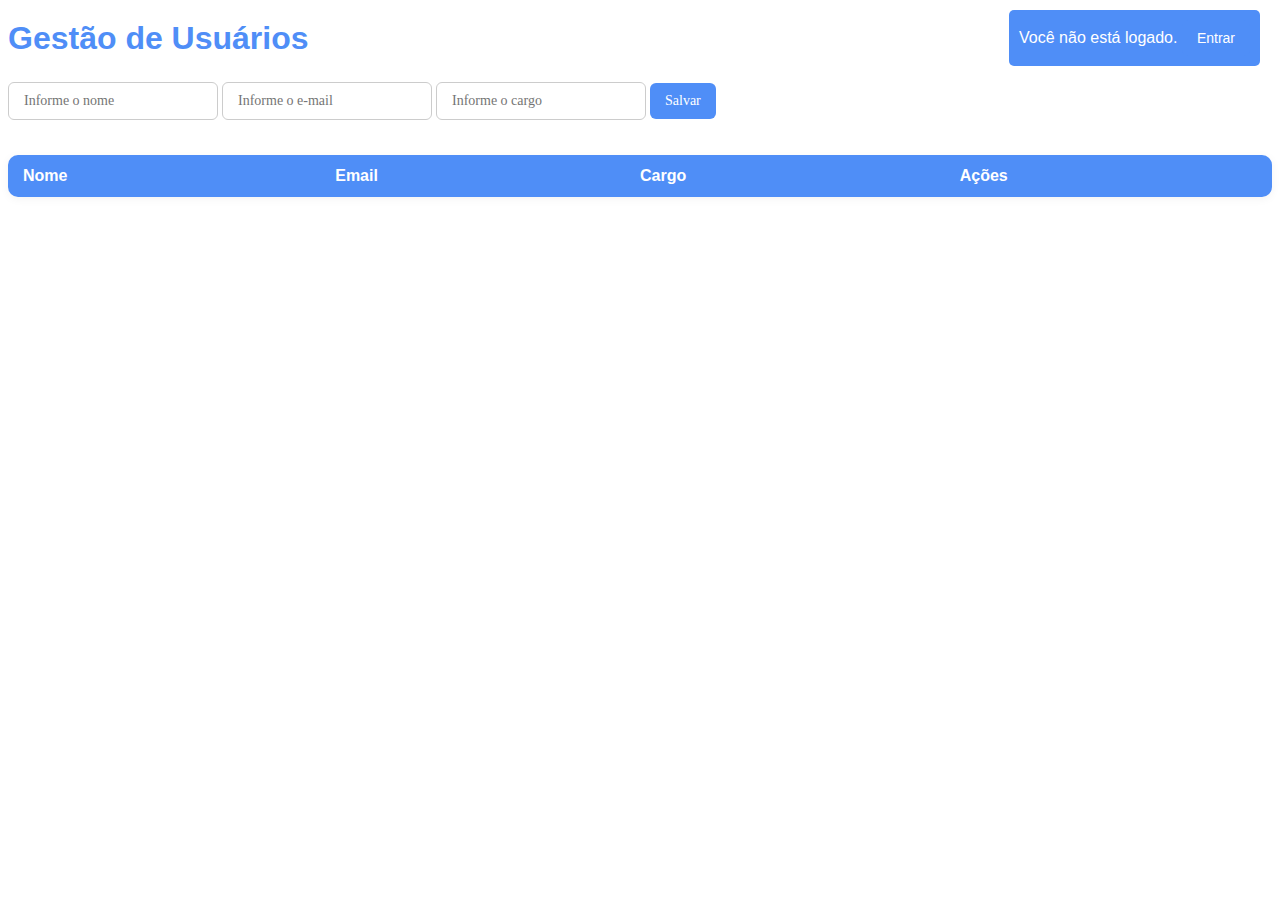
<file: index.html>
<!DOCTYPE html>
<html lang="pt-br">

<head>
    <meta charset="UTF-8" />
    <meta http-equiv="X-UA-Compatible" content="IE=edge" />
    <meta name="viewport" content="width=device-width, initial-scale=1.0" />
    <link rel="stylesheet" href="css/style.css" />
    <script src="https://cdnjs.cloudflare.com/ajax/libs/jquery/3.7.1/jquery.min.js"></script>
    <title>Usuários</title>
</head>

<body>
    <!-- Área do usuário logado com botões -->
    <div id="usuarioLogado"></div>

    <h1>Gestão de Usuários</h1>

    <form id="formUser">
        <input type="hidden" id="idUsuario" />
        <input type="text" id="name" placeholder="Informe o nome" />
        <input type="text" id="email" placeholder="Informe o e-mail" />
        <input type="text" id="cargo" placeholder="Informe o cargo" />
        <button type="submit">Salvar</button>
    </form>

    <table>
        <thead>
            <tr>
                <th>Nome</th>
                <th>Email</th>
                <th>Cargo</th>
                <th>Ações</th>
            </tr>
        </thead>
        <tbody id="ListaUsuarios"></tbody>
    </table>

    <script src="js/app.js"></script>
</body>

</html>
</file>
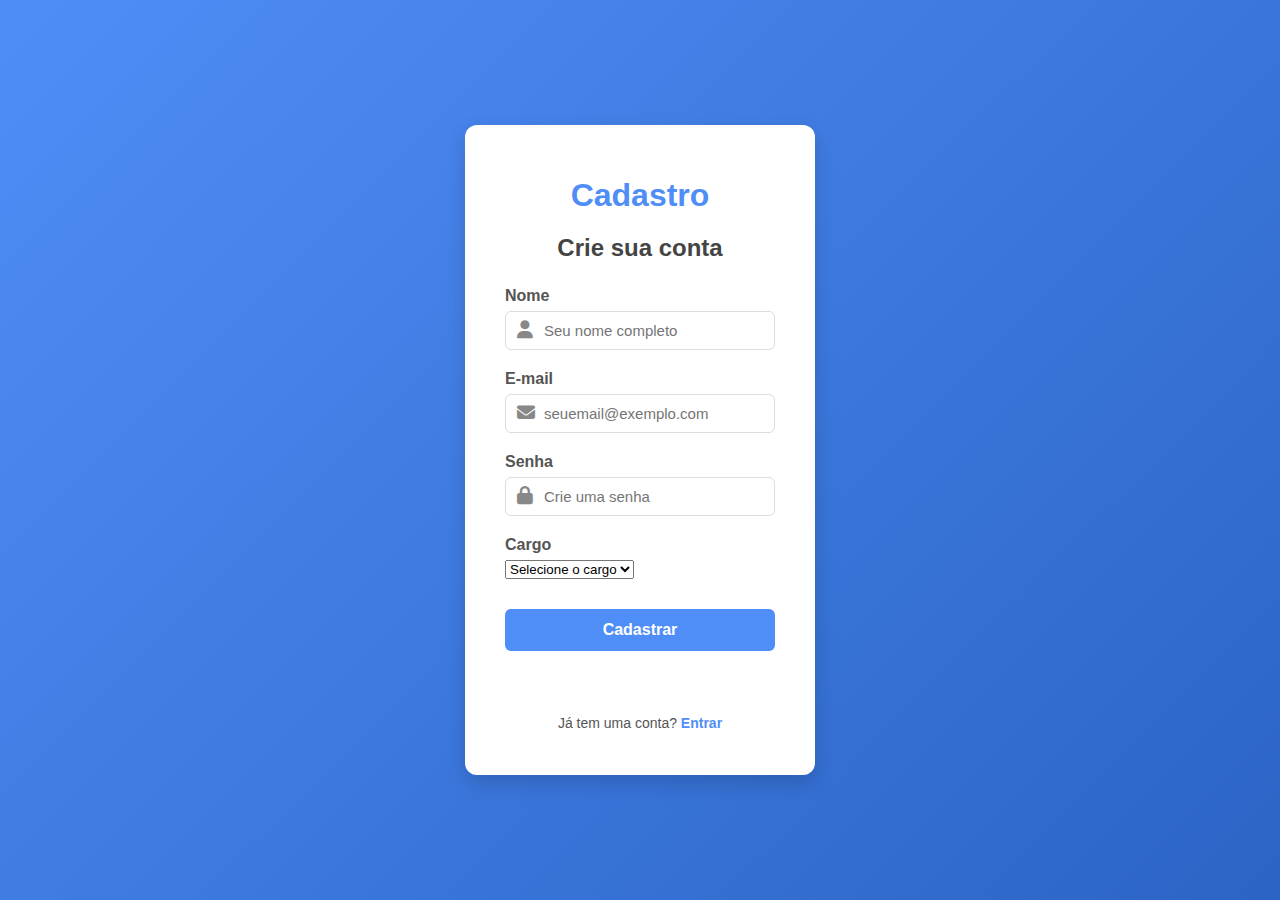
<file: cadastro.html>
<!DOCTYPE html>
<html lang="pt-br">

<head>
    <meta charset="UTF-8" />
    <meta http-equiv="X-UA-Compatible" content="IE=edge" />
    <meta name="viewport" content="width=device-width, initial-scale=1" />
    <title>Cadastro</title>
    <link rel="stylesheet" href="css/login.css" />
    <link rel="stylesheet" href="https://cdnjs.cloudflare.com/ajax/libs/font-awesome/6.4.0/css/all.min.css" />
    <script src="https://cdnjs.cloudflare.com/ajax/libs/jquery/3.7.1/jquery.min.js"></script>
</head>

<body>

    <div class="container">
        <div class="logo">
            <h1>Cadastro</h1>
        </div>

        <h2>Crie sua conta</h2>

        <form id="formCadastro" autocomplete="off">
            <div class="input-group">
                <label for="nome">Nome</label>
                <div class="input-icon">
                    <i class="fa-solid fa-user"></i>
                    <input type="text" id="nome" placeholder="Seu nome completo" />
                </div>
            </div>

            <div class="input-group">
                <label for="cadastroEmail">E-mail</label>
                <div class="input-icon">
                    <i class="fa-solid fa-envelope"></i>
                    <input type="email" id="cadastroEmail" placeholder="seuemail@exemplo.com" />
                </div>
            </div>

            <div class="input-group">
                <label for="cadastroSenha">Senha</label>
                <div class="input-icon">
                    <i class="fa-solid fa-lock"></i>
                    <input type="password" id="cadastroSenha" placeholder="Crie uma senha" />
                </div>
            </div>

            <div class="input-group">
                <label for="cargo">Cargo</label>
                <select id="cargo">
                    <option value="">Selecione o cargo</option>
                    <option value="administrador">Administrador</option>
                    <option value="supervisor">Supervisor</option>
                    <option value="funcionario">Funcionário</option>
                </select>
            </div>

            <button type="submit" class="btn-entrar">Cadastrar</button>
        </form>

        <div id="msgCadastro" class="message"></div>

        <div class="register-link">
            <p>Já tem uma conta? <a href="login.html">Entrar</a></p>
        </div>
    </div>

    <script src="js/cadastro.js"></script>
</body>

</html>
</file>
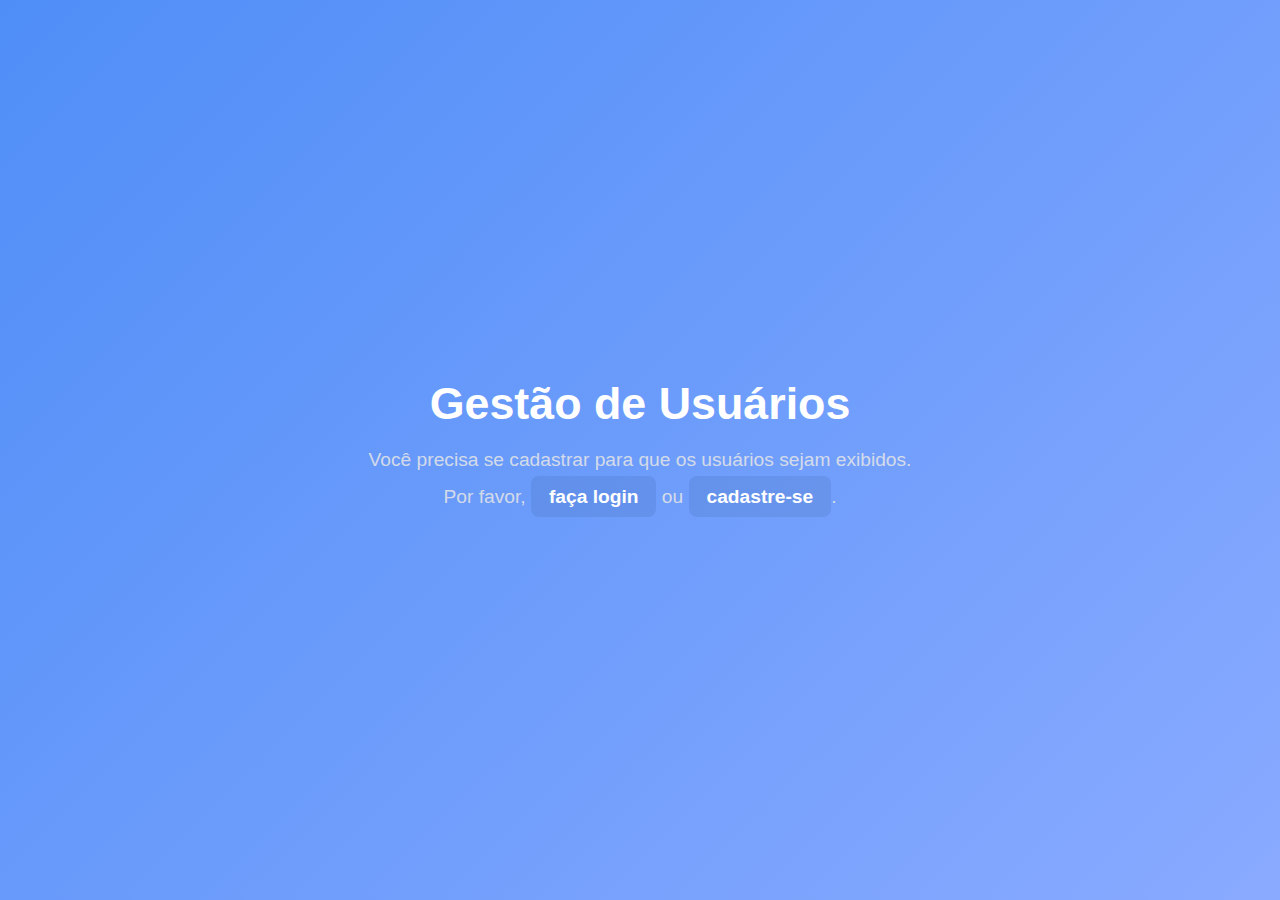
<file: erro.html>
<!DOCTYPE html>
<html lang="pt-br">

<head>
    <meta charset="UTF-8" />
    <meta http-equiv="X-UA-Compatible" content="IE=edge" />
    <meta name="viewport" content="width=device-width, initial-scale=1.0" />
    <title>Gestão de Usuários</title>
    <link rel="stylesheet" href="css/erro.css" />
</head>

<body>
    <h1>Gestão de Usuários</h1>
    <p>Você precisa se cadastrar para que os usuários sejam exibidos.</p>
    <p>Por favor, <a href="login.html">faça login</a> ou <a href="cadastro.html">cadastre-se</a>.</p>
</body>

</html>
</file>
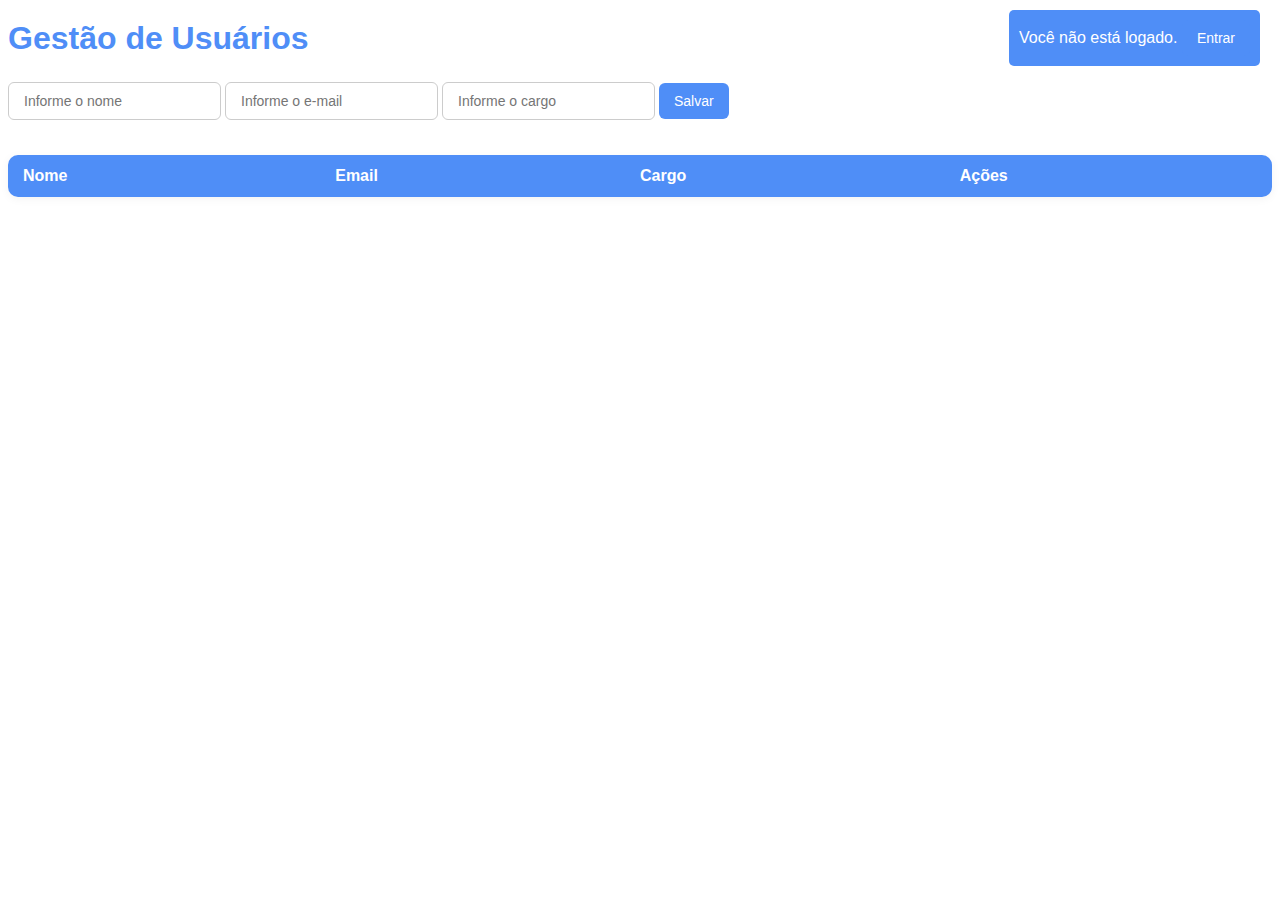
<file: funcionario.html>
<!DOCTYPE html>
<html lang="pt-br">

<head>
    <meta charset="UTF-8" />
    <meta http-equiv="X-UA-Compatible" content="IE=edge" />
    <meta name="viewport" content="width=device-width, initial-scale=1.0" />
    <link rel="stylesheet" href="css/funcionario.css" />
    <script src="https://cdnjs.cloudflare.com/ajax/libs/jquery/3.7.1/jquery.min.js"></script>
    <title>Usuário - Funcionário</title>
</head>

<body>
    <!-- Área do usuário logado com botões -->
    <div id="usuarioLogado"></div>

    <h1>Gestão de Usuários</h1>

    <form id="formUser">
        <input type="hidden" id="idUsuario" />
        <input type="text" id="name" placeholder="Informe o nome" />
        <input type="text" id="email" placeholder="Informe o e-mail" />
        <input type="text" id="cargo" placeholder="Informe o cargo" />
        <button type="submit">Salvar</button>
    </form>

    <table>
        <thead>
            <tr>
                <th>Nome</th>
                <th>Email</th>
                <th>Cargo</th>
                <th>Ações</th>
            </tr>
        </thead>
        <tbody id="ListaUsuarios"></tbody>
    </table>

    <script src="js/funcionario.js"></script>
</body>

</html>
</file>
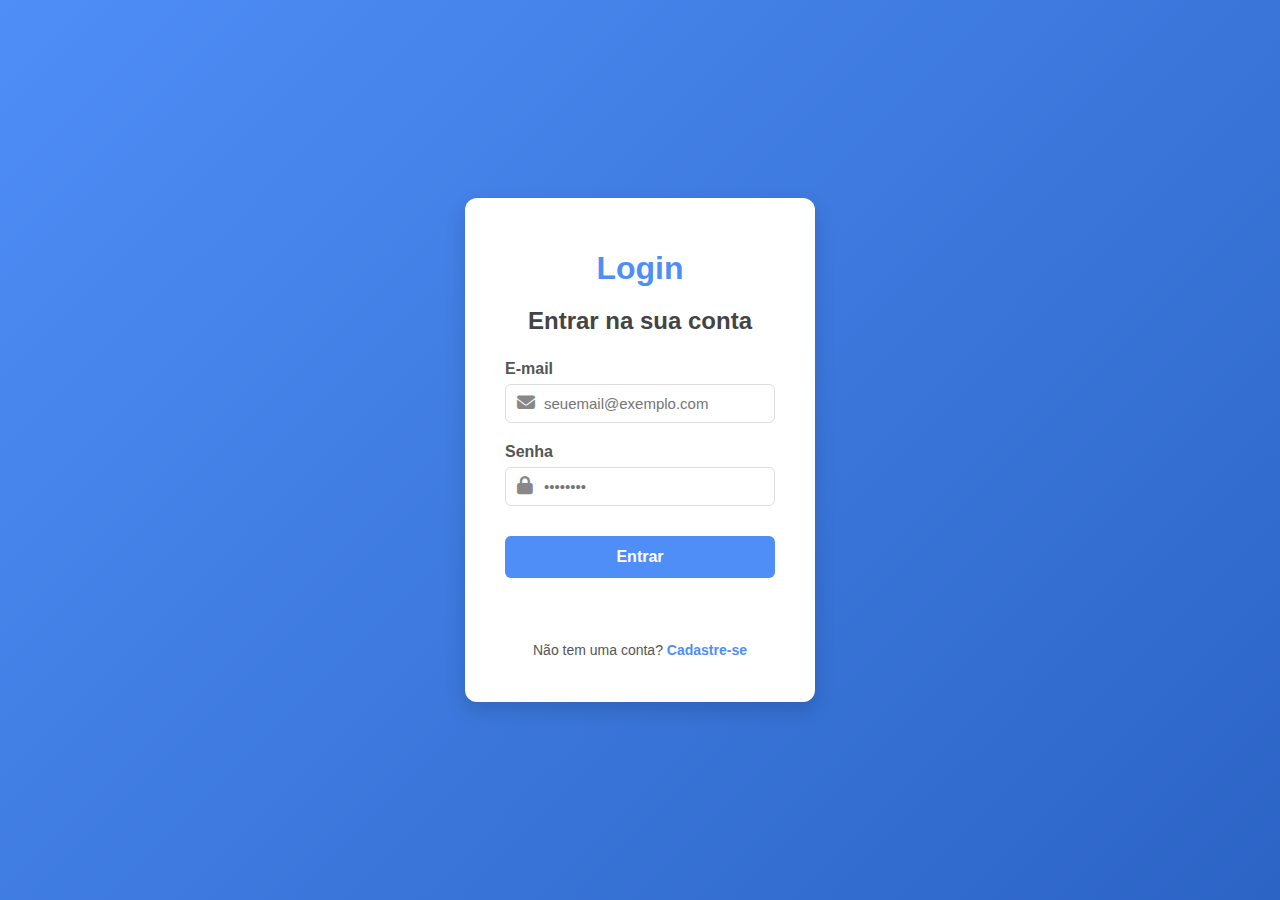
<file: login.html>
<!DOCTYPE html>
<html lang="pt-br">

<head>
    <meta charset="UTF-8" />
    <meta http-equiv="X-UA-Compatible" content="IE=edge" />
    <meta name="viewport" content="width=device-width, initial-scale=1" />
    <title>Login</title>
    <link rel="stylesheet" href="css/login.css" />
    <link rel="stylesheet" href="https://cdnjs.cloudflare.com/ajax/libs/font-awesome/6.4.0/css/all.min.css" />
    <script src="https://cdnjs.cloudflare.com/ajax/libs/jquery/3.7.1/jquery.min.js"></script>
</head>

<body>
    <div id="usuarioLogado"></div>
    <div class="container">
        <div class="logo">
            <h1>Login</h1>
        </div>

        <h2>Entrar na sua conta</h2>

        <form id="formLogin" autocomplete="off">
            <div class="input-group">
                <label for="loginEmail">E-mail</label>
                <div class="input-icon">
                    <i class="fa-solid fa-envelope"></i>
                    <input type="email" id="loginEmail" placeholder="seuemail@exemplo.com" required />
                </div>
            </div>

            <div class="input-group">
                <label for="loginSenha">Senha</label>
                <div class="input-icon">
                    <i class="fa-solid fa-lock"></i>
                    <input type="password" id="loginSenha" placeholder="••••••••" required />
                </div>
            </div>

            <button type="submit" class="btn-entrar">Entrar</button>
        </form>

        <div id="msgLogin" class="message"></div>

        <div class="register-link">
            <p>Não tem uma conta? <a href="cadastro.html">Cadastre-se</a></p>
        </div>
    </div>

    <script src="js/login.js"></script>
</body>

</html>
</file>
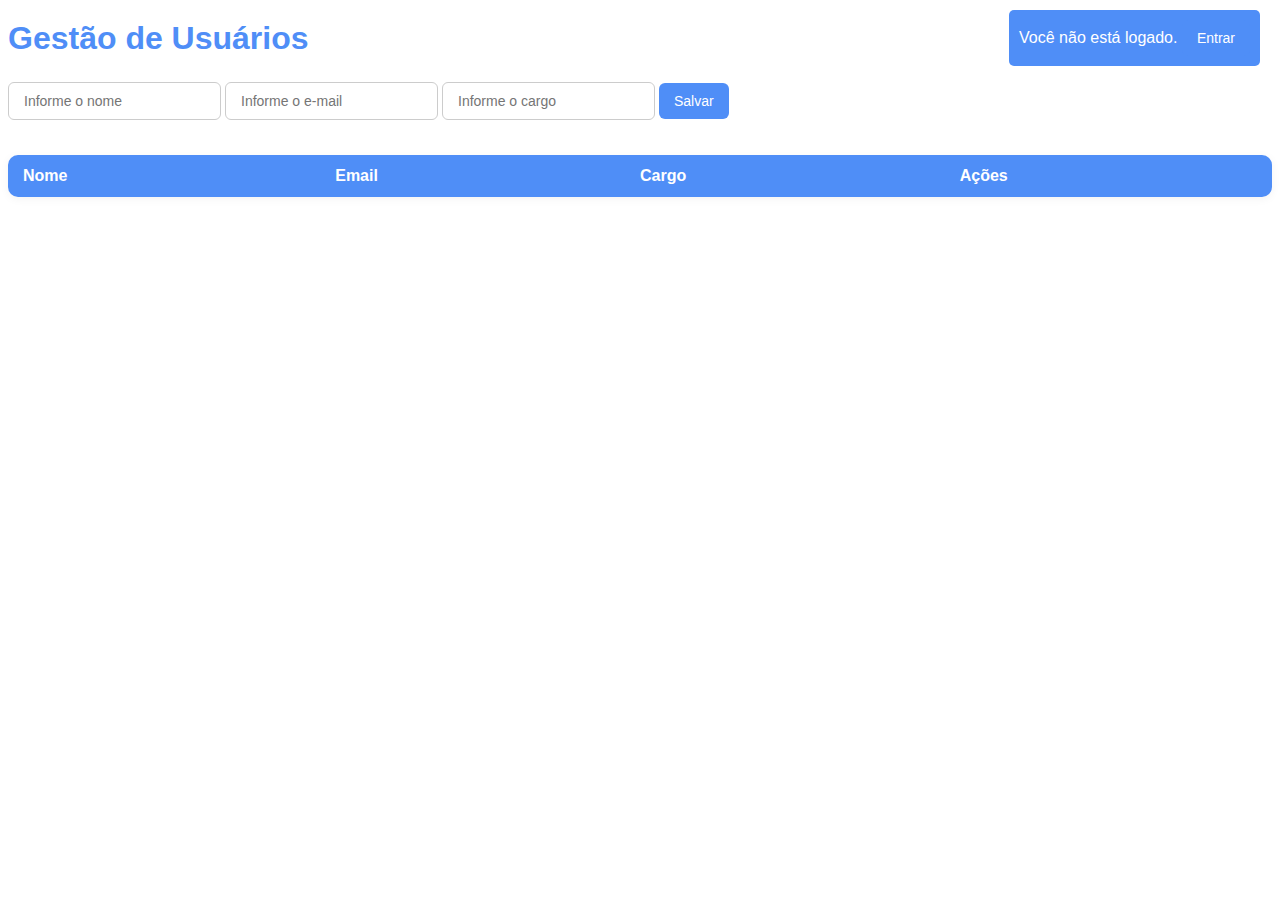
<file: supervisor.html>
<!DOCTYPE html>
<html lang="pt-br">

<head>
    <meta charset="UTF-8" />
    <meta http-equiv="X-UA-Compatible" content="IE=edge" />
    <meta name="viewport" content="width=device-width, initial-scale=1.0" />
    <link rel="stylesheet" href="css/supervisor.css" />
    <script src="https://cdnjs.cloudflare.com/ajax/libs/jquery/3.7.1/jquery.min.js"></script>
    <title>Usuários</title>
</head>

<body>
    <!-- Área do usuário logado com botões -->
    <div id="usuarioLogado"></div>

    <h1>Gestão de Usuários</h1>

    <form id="formUser">
        <input type="hidden" id="idUsuario" />
        <input type="text" id="name" placeholder="Informe o nome" />
        <input type="text" id="email" placeholder="Informe o e-mail" />
        <input type="text" id="cargo" placeholder="Informe o cargo" />
        <button type="submit">Salvar</button>
    </form>

    <table>
        <thead>
            <tr>
                <th>Nome</th>
                <th>Email</th>
                <th>Cargo</th>
                <th>Ações</th>
            </tr>
        </thead>
        <tbody id="ListaUsuarios"></tbody>
    </table>

    <script src="js/supervisor.js"></script>
</body>

</html>
</file>
<file: css/style.css>
/* Tabela */
table {
    width: 100%;
    border-collapse: collapse;
    margin: 30px 0;
    font-family: 'Segoe UI', Tahoma, Geneva, Verdana, sans-serif;
    box-shadow: 0 2px 10px rgba(0, 0, 0, 0.05);
    border-radius: 10px;
    overflow: hidden;
}

/* Cabeçalho da tabela */
th {
    background-color: #4f8ef7;
    color: white;
    text-align: left;
    padding: 12px 15px;
    font-weight: 600;
}

/* Células */
td {
    padding: 12px 15px;
    border-bottom: 1px solid #e0e0e0;
}

/* Linhas alternadas */
tr:nth-child(even) {
    background-color: #f9f9f9;
}

/* Efeito hover na linha */
tr:hover {
    background-color: #f1f7ff;
    transition: background-color 0.3s;
}

/* Inputs e botões */
input,
button {
    padding: 10px 15px;
    margin: 5px 0;
    border: 1px solid #ccc;
    border-radius: 6px;
    font-size: 14px;
    font-family: inherit;
    transition: all 0.3s ease;
}

input:focus {
    border-color: #4f8ef7;
    box-shadow: 0 0 5px rgba(79, 142, 247, 0.3);
    outline: none;
}

button {
    background-color: #4f8ef7;
    color: white;
    border: none;
    cursor: pointer;
}

button:hover {
    background-color: #3b76d1;
}

#usuarioLogado {
    position: fixed;
    color: white;
    top: 10px;
    right: 20px;
    background-color: #4f8ef7;
    padding: 5px 10px;
    border-radius: 5px;
    font-family: 'Segoe UI', Tahoma, Geneva, Verdana, sans-serif;
}

h1 {
    font-family: 'Segoe UI', Tahoma, Geneva, Verdana, sans-serif;
    color: #4f8ef7;
    margin: 20px 0;
}
</file>
<file: css/login.css>
* {
    box-sizing: border-box;
}

body {
    font-family: 'Segoe UI', Tahoma, Geneva, Verdana, sans-serif;
    background: linear-gradient(135deg, #4f8ef7, #2b64c5);
    height: 100vh;
    margin: 0;
    display: flex;
    justify-content: center;
    align-items: center;
    color: #333;
}

.container {
    background: white;
    padding: 30px 40px;
    border-radius: 12px;
    width: 350px;
    box-shadow: 0 8px 20px rgba(0,0,0,0.15);
    text-align: center;
}

.logo h1 {
    margin-bottom: 20px;
    color: #4f8ef7;
}

h2 {
    margin-bottom: 25px;
    color: #444;
    font-weight: 600;
}

.input-group {
    margin-bottom: 20px;
    text-align: left;
}

.input-group label {
    display: block;
    margin-bottom: 6px;
    font-weight: 600;
    color: #555;
}

.input-icon {
    position: relative;
}

.input-icon i {
    position: absolute;
    left: 12px;
    top: 50%;
    transform: translateY(-50%);
    color: #888;
    font-size: 18px;
}

.input-icon input {
    width: 100%;
    padding: 10px 12px 10px 38px;
    border: 1.5px solid #ddd;
    border-radius: 6px;
    font-size: 15px;
    transition: border-color 0.3s ease;
}

.input-icon input:focus {
    border-color: #4f8ef7;
    outline: none;
}

.btn-entrar {
    width: 100%;
    background: #4f8ef7;
    border: none;
    color: white;
    font-weight: 700;
    padding: 12px;
    border-radius: 6px;
    font-size: 16px;
    cursor: pointer;
    transition: background 0.3s ease;
    margin-top: 10px;
}

.btn-entrar:hover {
    background: #4f8ef7;
}

.message {
    margin-top: 15px;
    min-height: 24px;
    font-weight: 600;
}

.message.success {
    color: #28a745;
}

.message.error {
    color: #e74c3c;
}

.register-link {
    margin-top: 25px;
    font-size: 14px;
    color: #555;
}

.register-link a {
    color: #4f8ef7;
    text-decoration: none;
    font-weight: 600;
}

.register-link a:hover {
    text-decoration: underline;
}
</file>
<file: css/funcionario.css>
/* Tabela */
table {
    width: 100%;
    border-collapse: collapse;
    margin: 30px 0;
    font-family: 'Segoe UI', Tahoma, Geneva, Verdana, sans-serif;
    box-shadow: 0 2px 10px rgba(0, 0, 0, 0.05);
    border-radius: 10px;
    overflow: hidden;
}

/* Cabeçalho da tabela */
th {
    background-color: #4f8ef7;
    color: white;
    text-align: left;
    padding: 12px 15px;
    font-weight: 600;
}

/* Células */
td {
    padding: 12px 15px;
    border-bottom: 1px solid #e0e0e0;
}

/* Linhas alternadas */
tr:nth-child(even) {
    background-color: #f9f9f9;
}

/* Efeito hover na linha */
tr:hover {
    background-color: #f1f7ff;
    transition: background-color 0.3s;
}

/* Inputs e botões */
input,
button {
    padding: 10px 15px;
    margin: 5px 0;
    border: 1px solid #ccc;
    border-radius: 6px;
    font-size: 14px;
    font-family: inherit;
    transition: all 0.3s ease;
    font-family: 'Segoe UI', Tahoma, Geneva, Verdana, sans-serif;
}

input:focus {
    border-color: #4f8ef7;
    box-shadow: 0 0 5px rgba(79, 142, 247, 0.3);
    outline: none;
}

button {
    background-color: #4f8ef7;
    color: white;
    border: none;
    cursor: pointer;
}

button:hover {
    background-color: #3b76d1;
}

#usuarioLogado {
    position: fixed;
    color: white;
    top: 10px;
    right: 20px;
    background-color: #4f8ef7;
    padding: 5px 10px;
    border-radius: 5px;
    font-family: 'Segoe UI', Tahoma, Geneva, Verdana, sans-serif;
}

h1 {
    font-family: 'Segoe UI', Tahoma, Geneva, Verdana, sans-serif;
    color: #4f8ef7;
    margin: 20px 0;
}
</file>
<file: css/supervisor.css>
/* Tabela */
table {
    width: 100%;
    border-collapse: collapse;
    margin: 30px 0;
    font-family: 'Segoe UI', Tahoma, Geneva, Verdana, sans-serif;
    box-shadow: 0 2px 10px rgba(0, 0, 0, 0.05);
    border-radius: 10px;
    overflow: hidden;
}

/* Cabeçalho da tabela */
th {
    background-color: #4f8ef7;
    color: white;
    text-align: left;
    padding: 12px 15px;
    font-weight: 600;
}

/* Células */
td {
    padding: 12px 15px;
    border-bottom: 1px solid #e0e0e0;
}

/* Linhas alternadas */
tr:nth-child(even) {
    background-color: #f9f9f9;
}

/* Efeito hover na linha */
tr:hover {
    background-color: #f1f7ff;
    transition: background-color 0.3s;
}

/* Inputs e botões */
input,
button {
    padding: 10px 15px;
    margin: 5px 0;
    border: 1px solid #ccc;
    border-radius: 6px;
    font-size: 14px;
    font-family: inherit;
    transition: all 0.3s ease;
    font-family: 'Segoe UI', Tahoma, Geneva, Verdana, sans-serif;
}

input:focus {
    border-color: #4f8ef7;
    box-shadow: 0 0 5px rgba(79, 142, 247, 0.3);
    outline: none;
}

button {
    background-color: #4f8ef7;
    color: white;
    border: none;
    cursor: pointer;
}

button:hover {
    background-color: #3b76d1;
}

#usuarioLogado {
    position: fixed;
    color: white;
    top: 10px;
    right: 20px;
    background-color: #4f8ef7;
    padding: 5px 10px;
    border-radius: 5px;
    font-family: 'Segoe UI', Tahoma, Geneva, Verdana, sans-serif;
}

h1 {
    font-family: 'Segoe UI', Tahoma, Geneva, Verdana, sans-serif;
    color: #4f8ef7;
    margin: 20px 0;
}
</file>
<file: css/erro.css>
/* Reset básico */
* {
    margin: 0;
    padding: 0;
    box-sizing: border-box;
}

/* Corpo da página */
body {
    font-family: 'Segoe UI', Tahoma, Geneva, Verdana, sans-serif;
    background: linear-gradient(135deg, #4f8ef7, #89aaff);
    color: #333;
    min-height: 100vh;
    display: flex;
    flex-direction: column;
    justify-content: center;
    align-items: center;
    padding: 20px;
    text-align: center;
}

/* Título */
h1 {
    color: white;
    font-size: 2.8rem;
    margin-bottom: 20px;
}

/* Parágrafos */
p {
    font-size: 1.2rem;
    margin-bottom: 15px;
    color: #e6e6e6dd;
}

/* Links */
a {
    color: #fff;
    font-weight: 600;
    text-decoration: none;
    padding: 8px 16px;
    border: 2px solid transparent;
    border-radius: 8px;
    transition: all 0.3s ease;
    background-color: rgba(45, 87, 150, 0.15);  
}

a:hover,
a:focus {
    background-color: #ffffff;
    color: #4f8ef7;
    border-color: #4f8ef7;
    box-shadow: 0 6px 15px rgba(79, 142, 247, 0.6);
    outline: none;
}

/* Responsividade simples */
@media (max-width: 480px) {
    h1 {
        font-size: 2rem;
    }
    
    p {
        font-size: 1rem;
    }
    
    a {
        padding: 10px 20px;
        font-size: 1rem;
        display: inline-block;
        margin: 5px 10px;
    }
}
</file>
